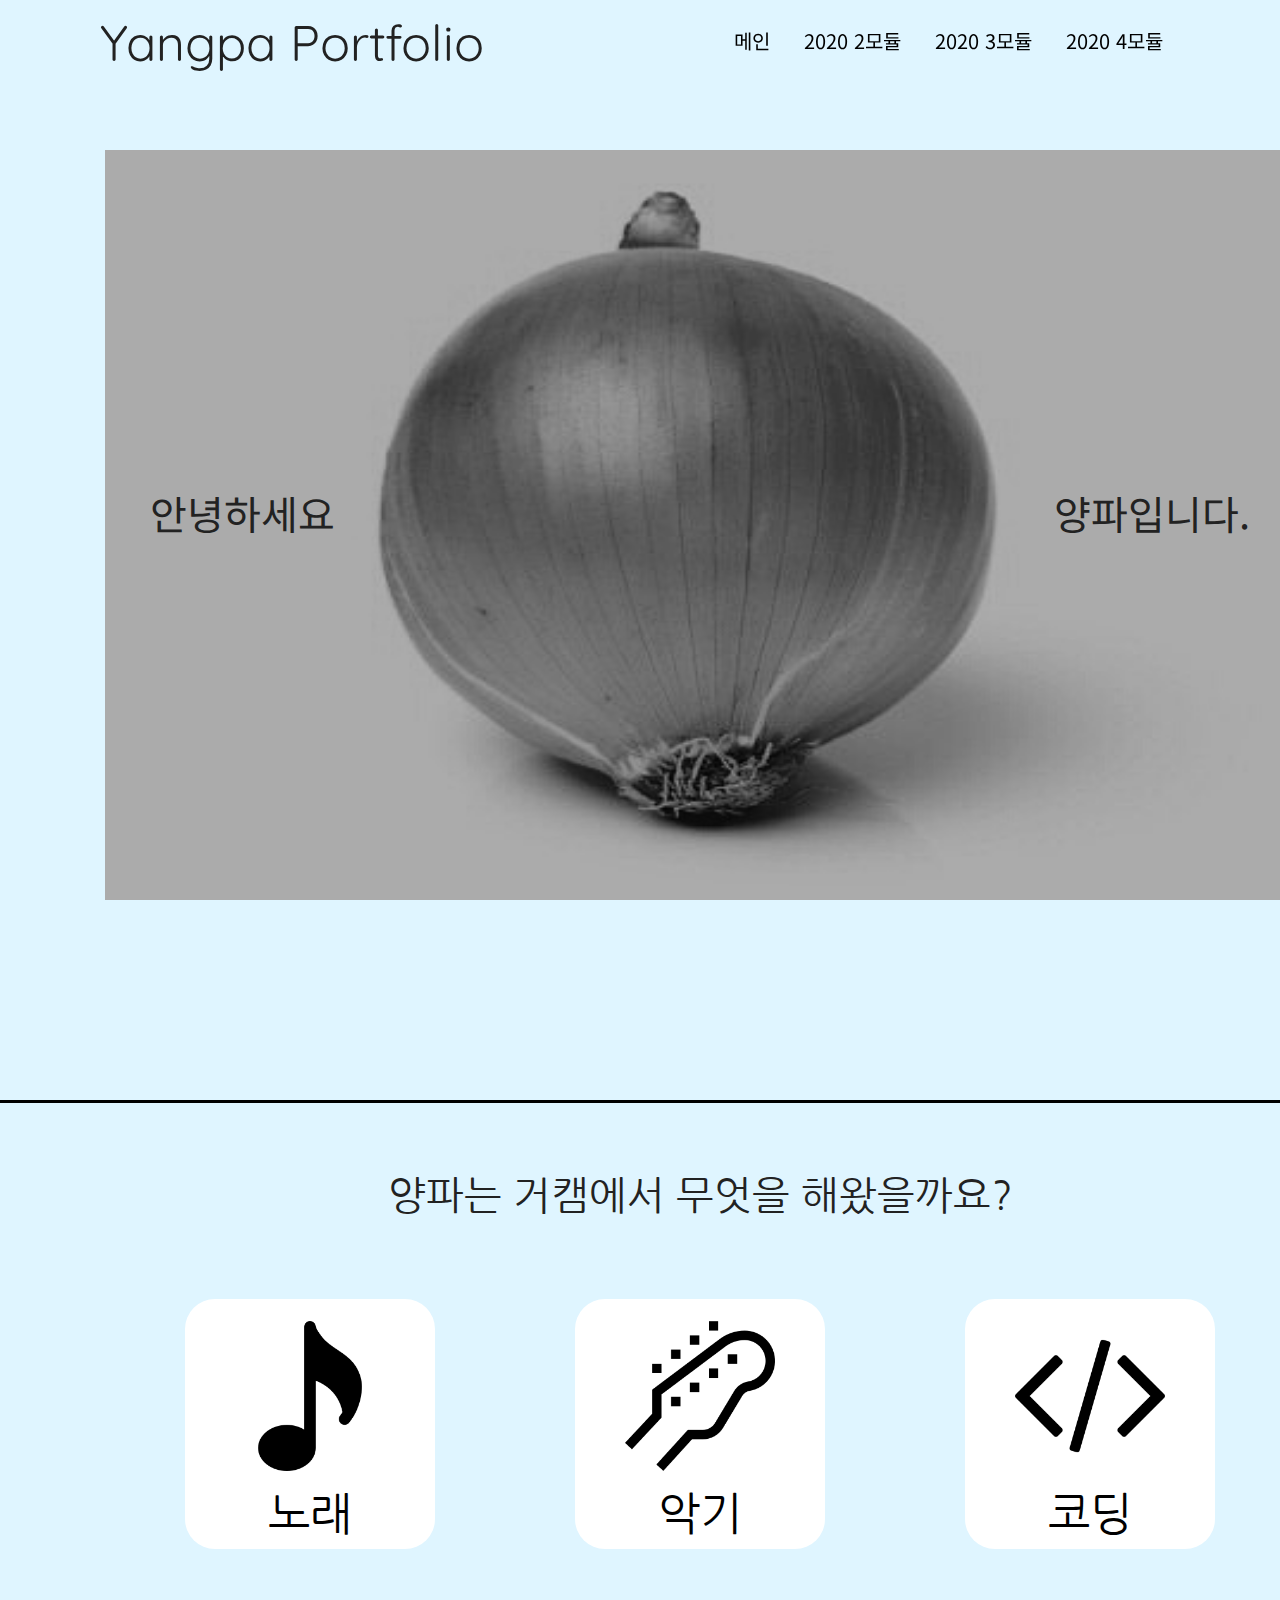
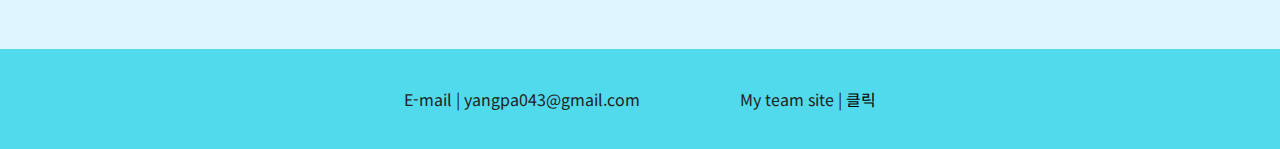
<file: index.html>
<!DOCTYPE html>
<html lang="ko">

<head>
    <meta charset="UTF-8">
    <meta name="viewport" content="width=device-width, initial-scale=1.0">
    <title>yangpa</title>
    <link rel="stylesheet" href="common.css">
    <link rel="stylesheet" href="style1.css">
    <script src="script1.js"></script>
</head>

<body>
    <div class="header-box"></div>
    <header>
        <div class="menu">
            <div class="title" type="button">Yangpa Portfolio</div>
            <div class="menuTab">
                <div class="menubtn" id="mt1" type="button"><a href="./index.html">메인</a>
                </div>
                <div class="menubtn" id="mt2" type="button"><a href="./index2.html">2020
                        2모듈</a></div>
                <div class="menubtn" id="mt3" type="button"><a href="./index3.html">2020
                        3모듈</a></div>
                <div class="menubtn" id="mt4" type="button"><a href="./index4.html">2020
                        4모듈</a></div>
            </div>
        </div>
    </header>
    <main>
        <div class="inner-container">
            <div class="sogae">
                <div class="hi">안녕하세요</div>
                <div class="iam">양파입니다.</div>
                <img class="yangpaimg" src="./sorce/gita/yangpa.png">
            </div>
            <div class="jujae">
                <div class="yangpa">양파는 거캠에서 무엇을 해왔을까요?</div>
                <div class="jjbox">
                    <a href="./index2.html">
                        <div class="sbox" id="sbox" type="button">
                            <img class="songImg" src="./sorce/gita/note.png">
                            <div class="song">노래</div>
                        </div>
                    </a>
                    <a href="./index3.html">
                        <div class="gbox" id="gbox" type="button">
                            <img class="guitarImg" src="./sorce/gita/guitar.png">
                            <div class="guitar">악기</div>
                        </div>
                    </a>
                    <a href="./index4.html">
                        <div class="cbox" id="cbox" type="button">
                            <img class="codingImg" src="./sorce/gita/code.png">
                            <div class="coding">코딩</div>
                        </div>
                    </a>
                </div>
            </div>
        </div>
    </main>
    <footer>
        <div class="email">E-mail | yangpa043@gmail.com</div>
        <div class="team">My team site | <a style="color: black" href="https://ter127.github.io/pdf--web/">클릭</a></div>
    </footer>
</body>

</html>
</file>
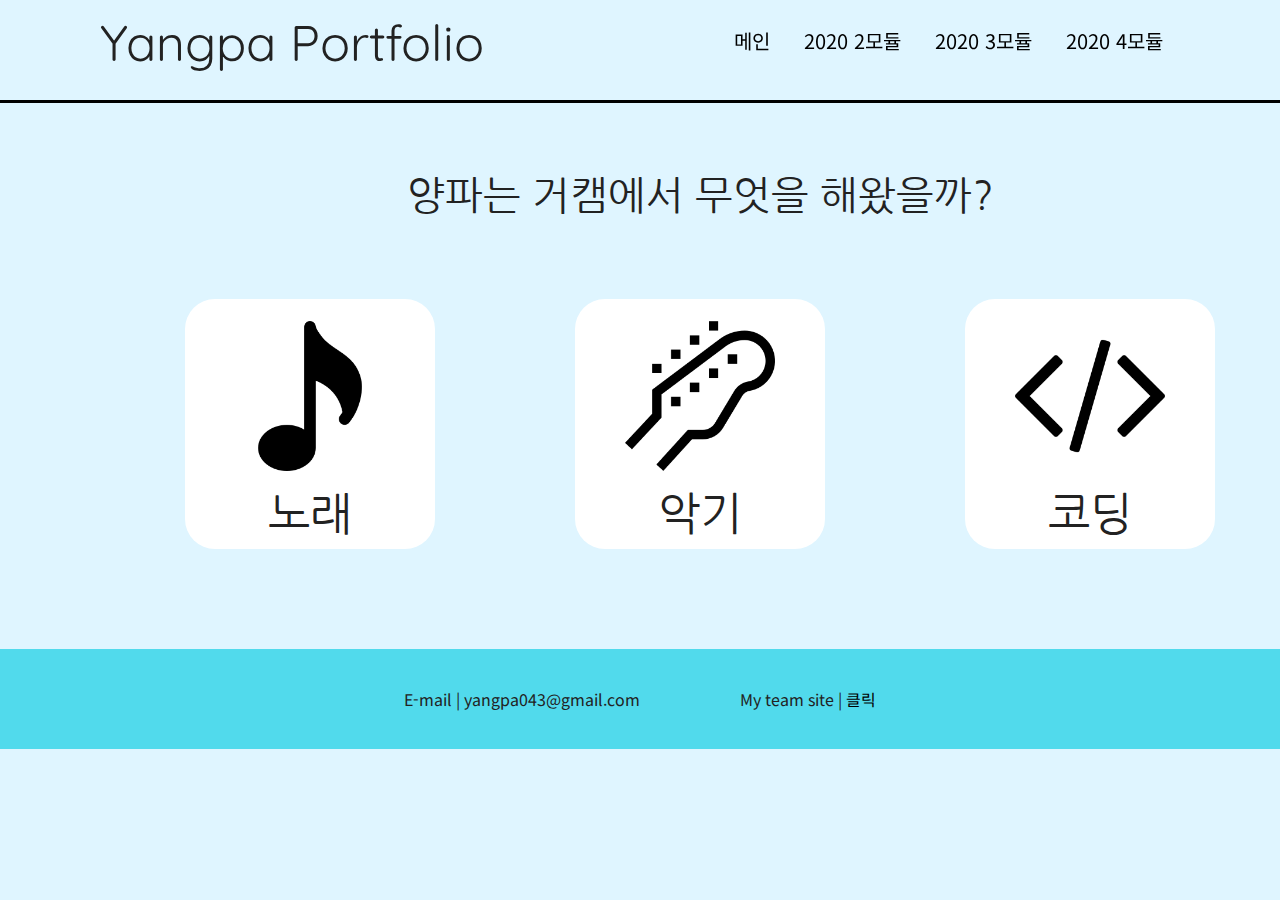
<file: index1.html>
<!DOCTYPE html>
<html lang="ko">

<head>
    <meta charset="UTF-8">
    <meta name="viewport" content="width=device-width, initial-scale=1.0">
    <title>yangpa</title>
    <link rel="stylesheet" href="common.css">
    <link rel="stylesheet" href="style1.css">
    <script src="script1.js"></script>
</head>

<body>
    <div class="header-box"></div>
    <header>
        <div class="menu">
            <div class="title" type="button">Yangpa Portfolio</div>
            <div class="menuTab">
                <div class="menubtn" id="mt1" type="button"><a href="./index1.html">메인</a>
                </div>
                <div class="menubtn" id="mt2" type="button"><a href="./index2.html">2020
                        2모듈</a></div>
                <div class="menubtn" id="mt3" type="button"><a href="./index3.html">2020
                        3모듈</a></div>
                <div class="menubtn" id="mt4" type="button"><a href="./index4.html">2020
                        4모듈</a></div>
            </div>
        </div>
    </header>
    <main>
        <div class="inner-container">
            <div class="jujae">
                <div class="yangpa">양파는 거캠에서 무엇을 해왔을까?</div>
                <div class="hi"></div>
                <div class="jjbox">
                    <div class="sbox" id="sbox" type="button">
                        <img class="songImg" src="./sorce/gita/note.png">
                        <div class="song">노래</div>
                    </div>
                    <div class="gbox" id="gbox" type="button">
                        <img class="guitarImg" src="./sorce/gita/guitar.png">
                        <div class="guitar">악기</div>
                    </div>
                    <div class="cbox" id="cbox" type="button">
                        <img class="codingImg" src="./sorce/gita/code.png">
                        <div class="coding">코딩</div>
                    </div>
                </div>
            </div>
        </div>
    </main>
    <footer>
        <div class="email">E-mail | yangpa043@gmail.com</div>
        <div class="team">My team site | <a style="color: black" href="https://ter127.github.io/pdf--web/">클릭</a></div>
    </footer>
</body>

</html>
</file>
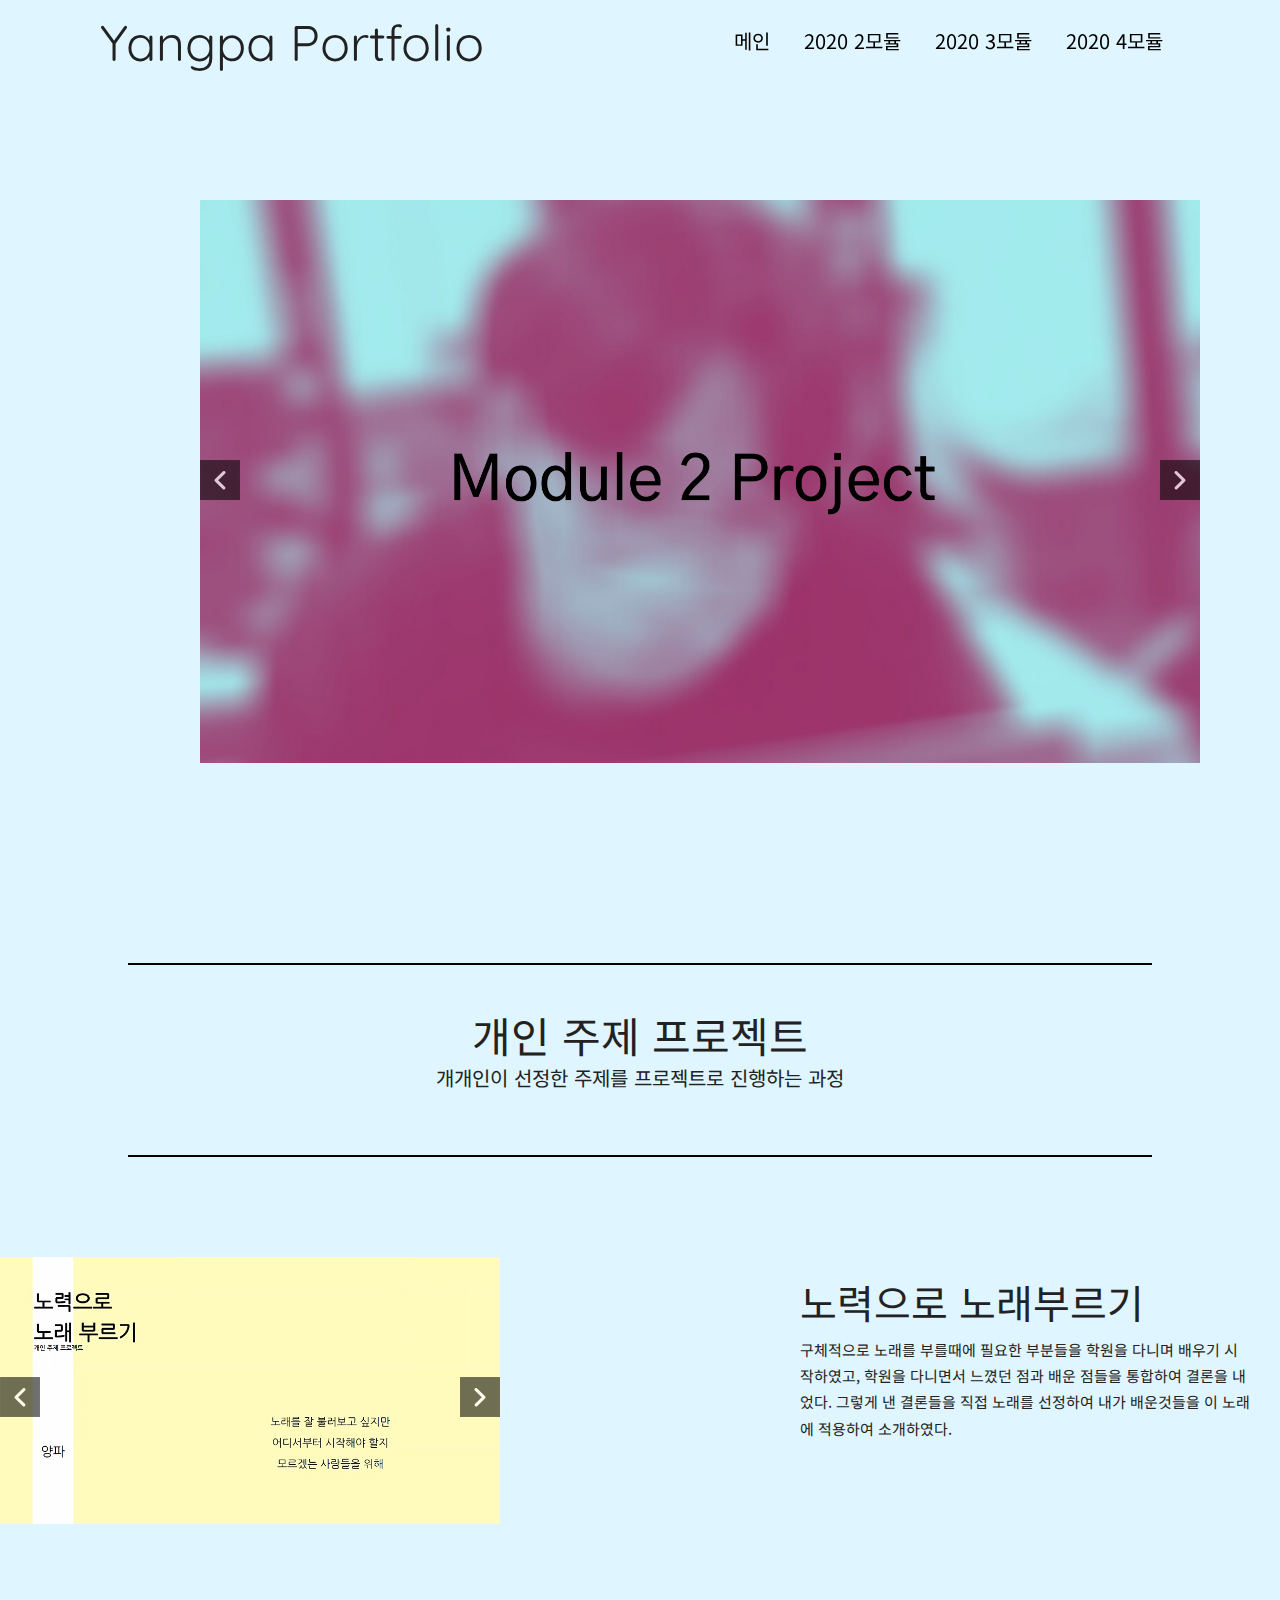
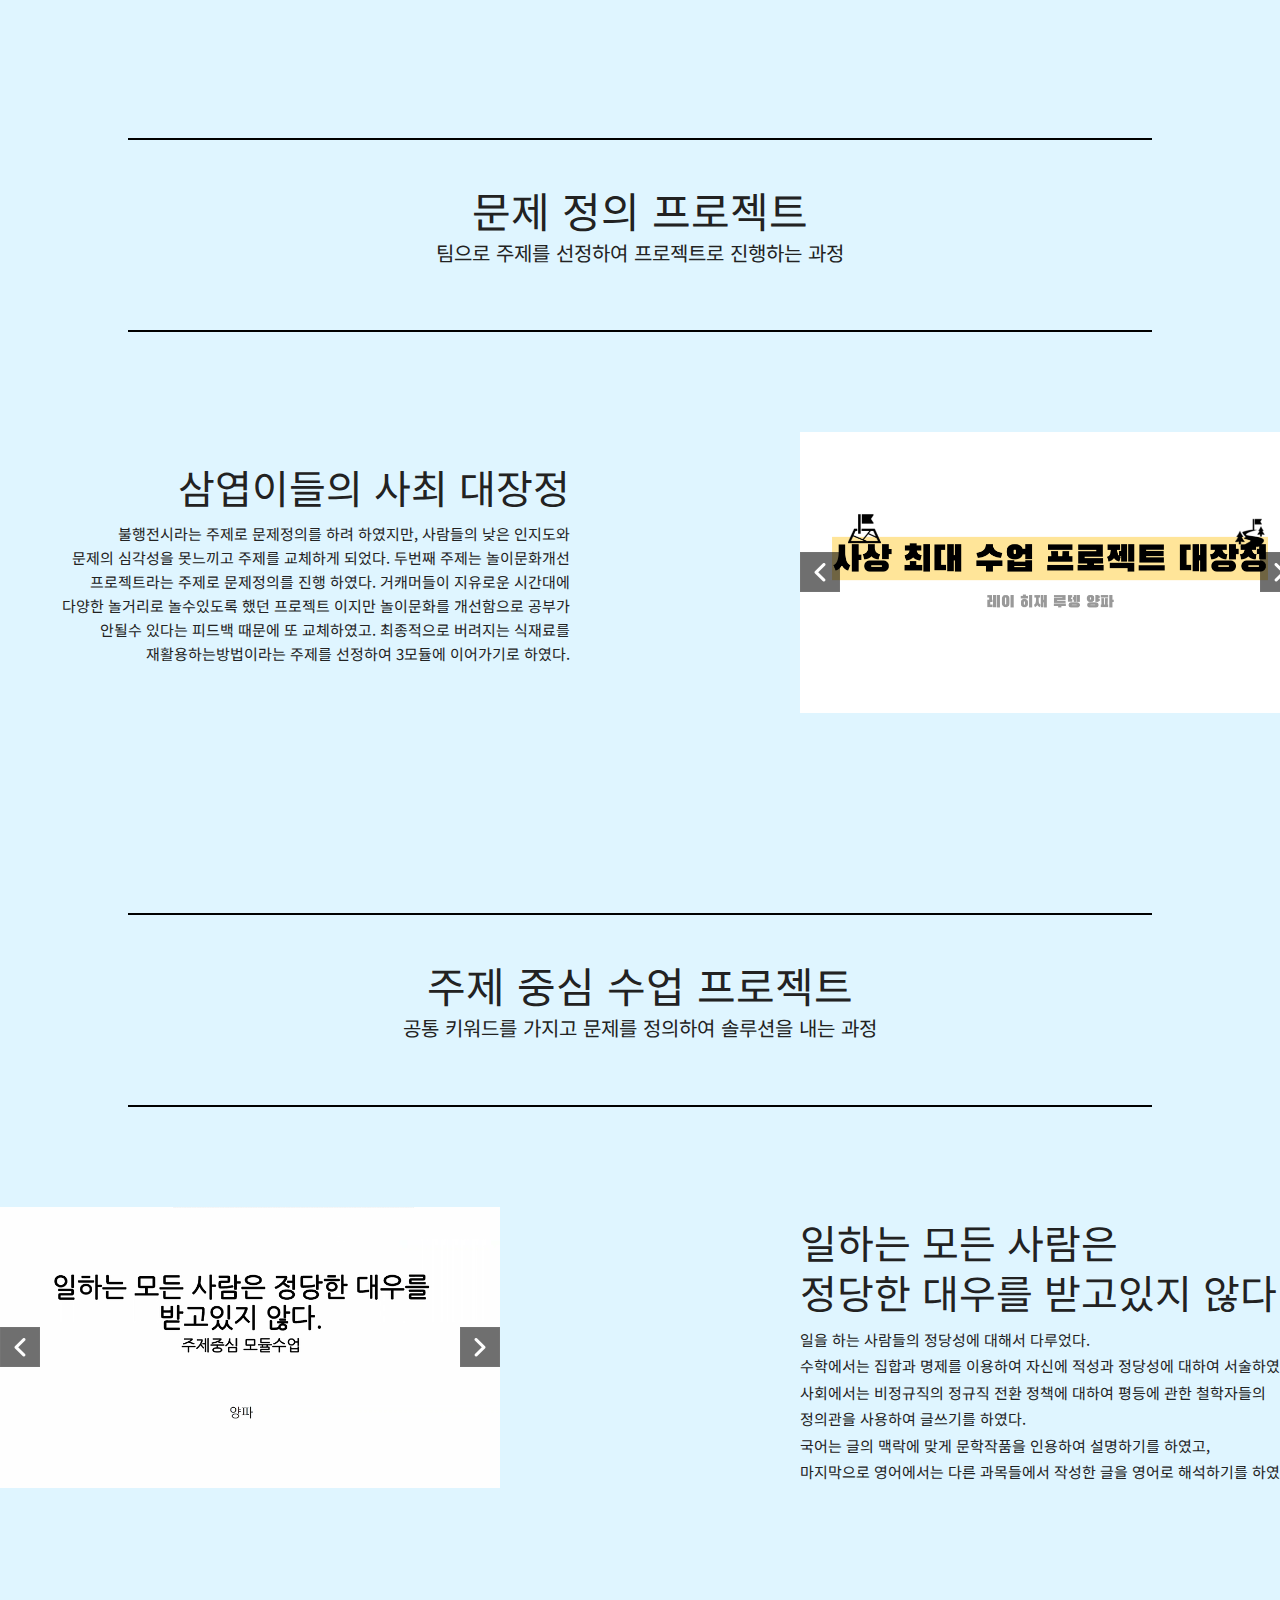
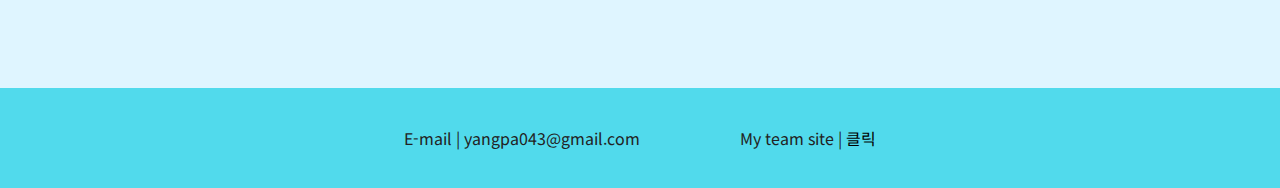
<file: index2.html>
<!DOCTYPE html>
<html lang="ko">

<head>
    <meta charset="UTF-8">
    <meta name="viewport" content="width=device-width, initial-scale=1.0">
    <title>2nd Project</title>
    <link rel="stylesheet" href="common.css">
    <link rel="stylesheet" href="style2.css">
    <script src="script2.js"></script>
</head>

<body>
    <div class="header-box"></div>
    <header>
        <div class="menu">
            <div class="title" type="button">Yangpa Portfolio</div>
            <div class="menuTab">
                <div class="menubtn" id="mt1" type="button"><a href="./index.html">메인</a>
                </div>
                <div class="menubtn" id="mt2" type="button"><a href="./index2.html">2020
                        2모듈</a></div>
                <div class="menubtn" id="mt3" type="button"><a href="./index3.html">2020
                        3모듈</a></div>
                <div class="menubtn" id="mt4" type="button"><a href="./index4.html">2020
                        4모듈</a></div>
            </div>
        </div>
    </header>
    <main>
        <div class="inner-container">
            <div class="geaju3" style="overflow: hidden">
                <div class="contain3">
                    <div class="inner3"><img src="./sorce/m2/1.png" /></div>
                    <div class="inner3"><img src="./sorce/m2/2.png" /></div>
                    <div class="inner3"><img src="./sorce/m2/3.png" /></div>
                    <div class="inner3"><img src="./sorce/m2/4.png" /></div>
                </div>
                <div class="btnbox3">
                    <img class="left3" src="./sorce/gita/btn_prev.png" type="button">
                    <img class="right3" src="./sorce/gita/btn_next.png" type="button">
                </div>
            </div>
        </div>
        <div class="geainjujae">
            <div class="geainjujaename">개인 주제 프로젝트</div>
            <div class="geainjujaeintro">개개인이 선정한 주제를 프로젝트로 진행하는 과정</div>
        </div>
        <div class="inner-container">
            <div class="geaju" style="overflow: hidden">
                <div class="contain">
                    <div class="inner"><img src="./sorce/m2/2m 개주프_1.png" /></div>
                    <div class="inner"><img src="./sorce/m2/2m 개주프_2.png" /></div>
                    <div class="inner"><img src="./sorce/m2/2m 개주프_3.png" /></div>
                    <div class="inner"><img src="./sorce/m2/2m 개주프_4.png" /></div>
                    <div class="inner"><img src="./sorce/m2/2m 개주프_5.png" /></div>
                    <div class="inner"><img src="./sorce/m2/2m 개주프_6.png" /></div>
                    <div class="inner"><img src="./sorce/m2/2m 개주프_7.png" /></div>
                    <div class="inner"><img src="./sorce/m2/2m 개주프_8.png" /></div>
                    <div class="inner"><img src="./sorce/m2/2m 개주프_9.png" /></div>
                    <div class="inner"><img src="./sorce/m2/2m 개주프_10.png" /></div>
                </div>
                <div class="btnbox">
                    <img class="left" src="./sorce/gita/btn_prev.png" type="button">
                    <img class="right" src="./sorce/gita/btn_next.png" type="button">
                </div>
            </div>
            <div class="txt1">
                <div class="title1">노력으로 노래부르기</div>
                <div class="intro1">구체적으로 노래를
                    부를때에 필요한 부분들을 학원을 다니며 배우기 시작하였고,
                    학원을 다니면서 느꼈던 점과 배운 점들을 통합하여 결론을 내었다.
                    그렇게 낸 결론들을 직접 노래를 선정하여 내가 배운것들을
                    이 노래에 적용하여 소개하였다.</div>
            </div>
        </div>
        <div class="geainjujae">
            <div class="geainjujaename">문제 정의 프로젝트</div>
            <div class="geainjujaeintro">팀으로 주제를 선정하여 프로젝트로 진행하는 과정</div>
        </div>
        <div class="inner-container">
            <div class="geaju2" style="overflow: hidden">
                <div class="contain2">
                    <div class="inner"><img src="./sorce/m2/2M 사최수프 발표.png" /></div>
                    <div class="inner"><img src="./sorce/m2/2M 사최수프 발표 (1).png" /></div>
                    <div class="inner"><img src="./sorce/m2/2M 사최수프 발표 (2).png" /></div>
                    <div class="inner"><img src="./sorce/m2/2M 사최수프 발표 (3).png" /></div>
                    <div class="inner"><img src="./sorce/m2/2M 사최수프 발표 (4).png" /></div>
                    <div class="inner"><img src="./sorce/m2/2M 사최수프 발표 (5).png" /></div>
                    <div class="inner"><img src="./sorce/m2/2M 사최수프 발표 (6).png" /></div>
                    <div class="inner"><img src="./sorce/m2/2M 사최수프 발표 (7).png" /></div>
                    <div class="inner"><img src="./sorce/m2/2M 사최수프 발표 (8).png" /></div>
                    <div class="inner"><img src="./sorce/m2/2M 사최수프 발표 (9).png" /></div>
                    <div class="inner"><img src="./sorce/m2/2M 사최수프 발표 (10).png" /></div>
                </div>
                <div class="btnbox">
                    <img class="left2" src="./sorce/gita/btn_prev.png" type="button">
                    <img class="right2" src="./sorce/gita/btn_next.png" type="button">
                </div>
            </div>
            <div class="txt2">
                <div class="title2">삼엽이들의 사최 대장정</div>
                <div class="intro2">불행전시라는 주제로 문제정의를 하려 하였지만, 사람들의
                    낮은 인지도와<br> 문제의 심각성을 못느끼고 주제를 교체하게 되었다. 두번째 주제는 놀이문화개선<br>
                    프로젝트라는 주제로 문제정의를 진행 하였다. 거캐머들이 지유로운 시간대에<br>
                    다양한 놀거리로 놀수있도록 했던 프로젝트 이지만 놀이문화를 개선함으로 공부가<br>
                    안될수 있다는 피드백 때문에 또 교체하였고. 최종적으로 버려지는 식재료를<br> 재활용하는방법이라는
                    주제를 선정하여 3모듈에 이어가기로 하였다.</div>
            </div>
        </div>
        <div class="geainjujae">
            <div class="geainjujaename">주제 중심 수업 프로젝트</div>
            <div class="geainjujaeintro">공통 키워드를 가지고 문제를 정의하여 솔루션을 내는 과정</div>
        </div>
        <div class="inner-container">
            <div class="geaju4" style="overflow: hidden">
                <div class="contain4">
                    <div class="inner"><img src="./sorce/m2/m2 주제중심_1.png" /></div>
                    <div class="inner"><img src="./sorce/m2/m2 주제중심_2.png" /></div>
                    <div class="inner"><img src="./sorce/m2/m2 주제중심_3.png" /></div>
                    <div class="inner"><img src="./sorce/m2/m2 주제중심_4.png" /></div>
                    <div class="inner"><img src="./sorce/m2/m2 주제중심_5.png" /></div>
                    <div class="inner"><img src="./sorce/m2/m2 주제중심_6.png" /></div>
                    <div class="inner"><img src="./sorce/m2/m2 주제중심_7.png" /></div>
                    <div class="inner"><img src="./sorce/m2/m2 주제중심_8.png" /></div>
                </div>
                <div class="btnbox">
                    <img class="left4" src="./sorce/gita/btn_prev.png" type="button">
                    <img class="right4" src="./sorce/gita/btn_next.png" type="button">
                </div>
            </div>
            <div class="txt4">
                <div class="title4">일하는 모든 사람은<br> 정당한 대우를 받고있지 않다</div>
                <div class="intro4">일을 하는 사람들의 정당성에 대해서 다루었다.<br>
                    수학에서는 집합과 명제를 이용하여 자신에 적성과 정당성에 대하여 서술하였다.<br>
                    사회에서는 비정규직의 정규직 전환 정책에 대하여 평등에 관한
                    철학자들의 <br>정의관을 사용하여 글쓰기를 하였다.<br>
                    국어는 글의 맥락에 맞게 문학작품을 인용하여 설명하기를 하였고,<br>
                    마지막으로 영어에서는 다른 과목들에서 작성한 글을 영어로 해석하기를 하였다.</div>
            </div>
        </div>
    </main>
    <footer>
        <div class="email">E-mail | yangpa043@gmail.com</div>
        <div class="team">My team site | <a style="color: black" href="https://ter127.github.io/pdf--web/">클릭</a></div>
    </footer>
</body>

</html>
</file>
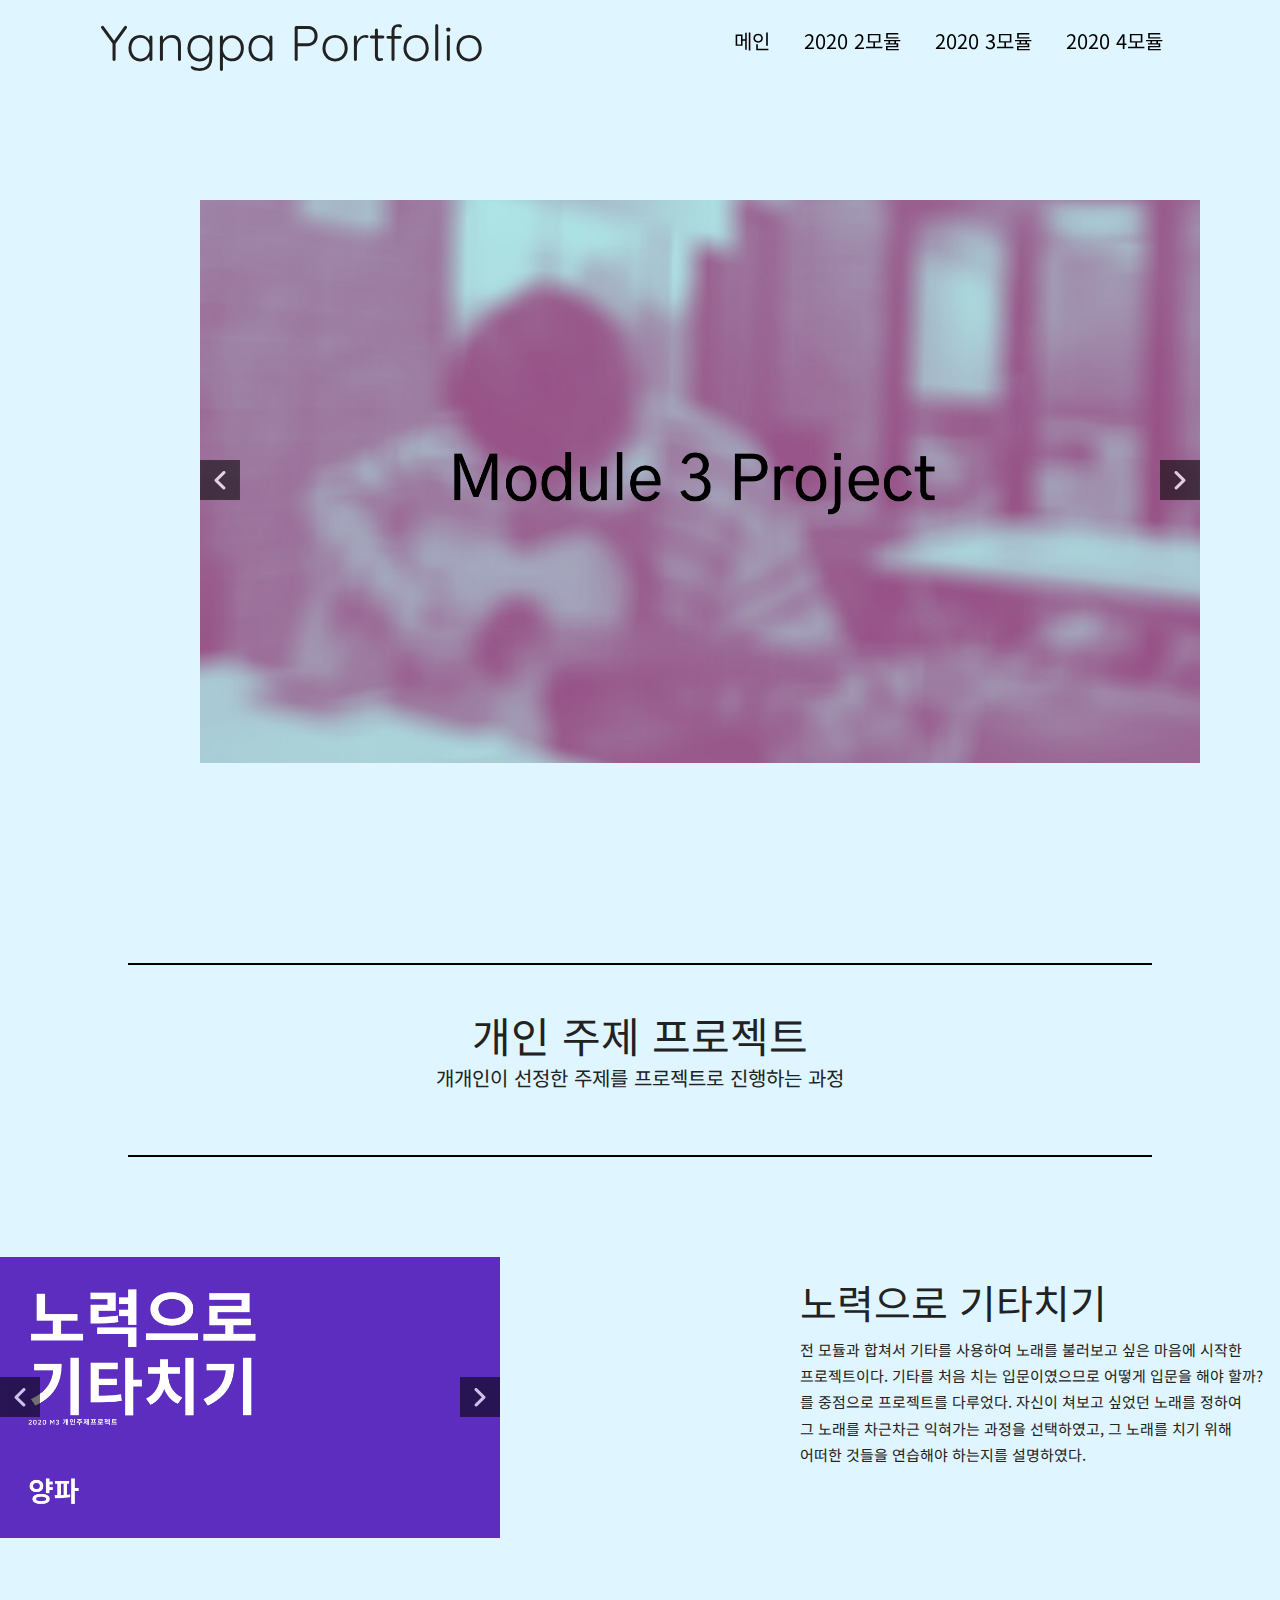
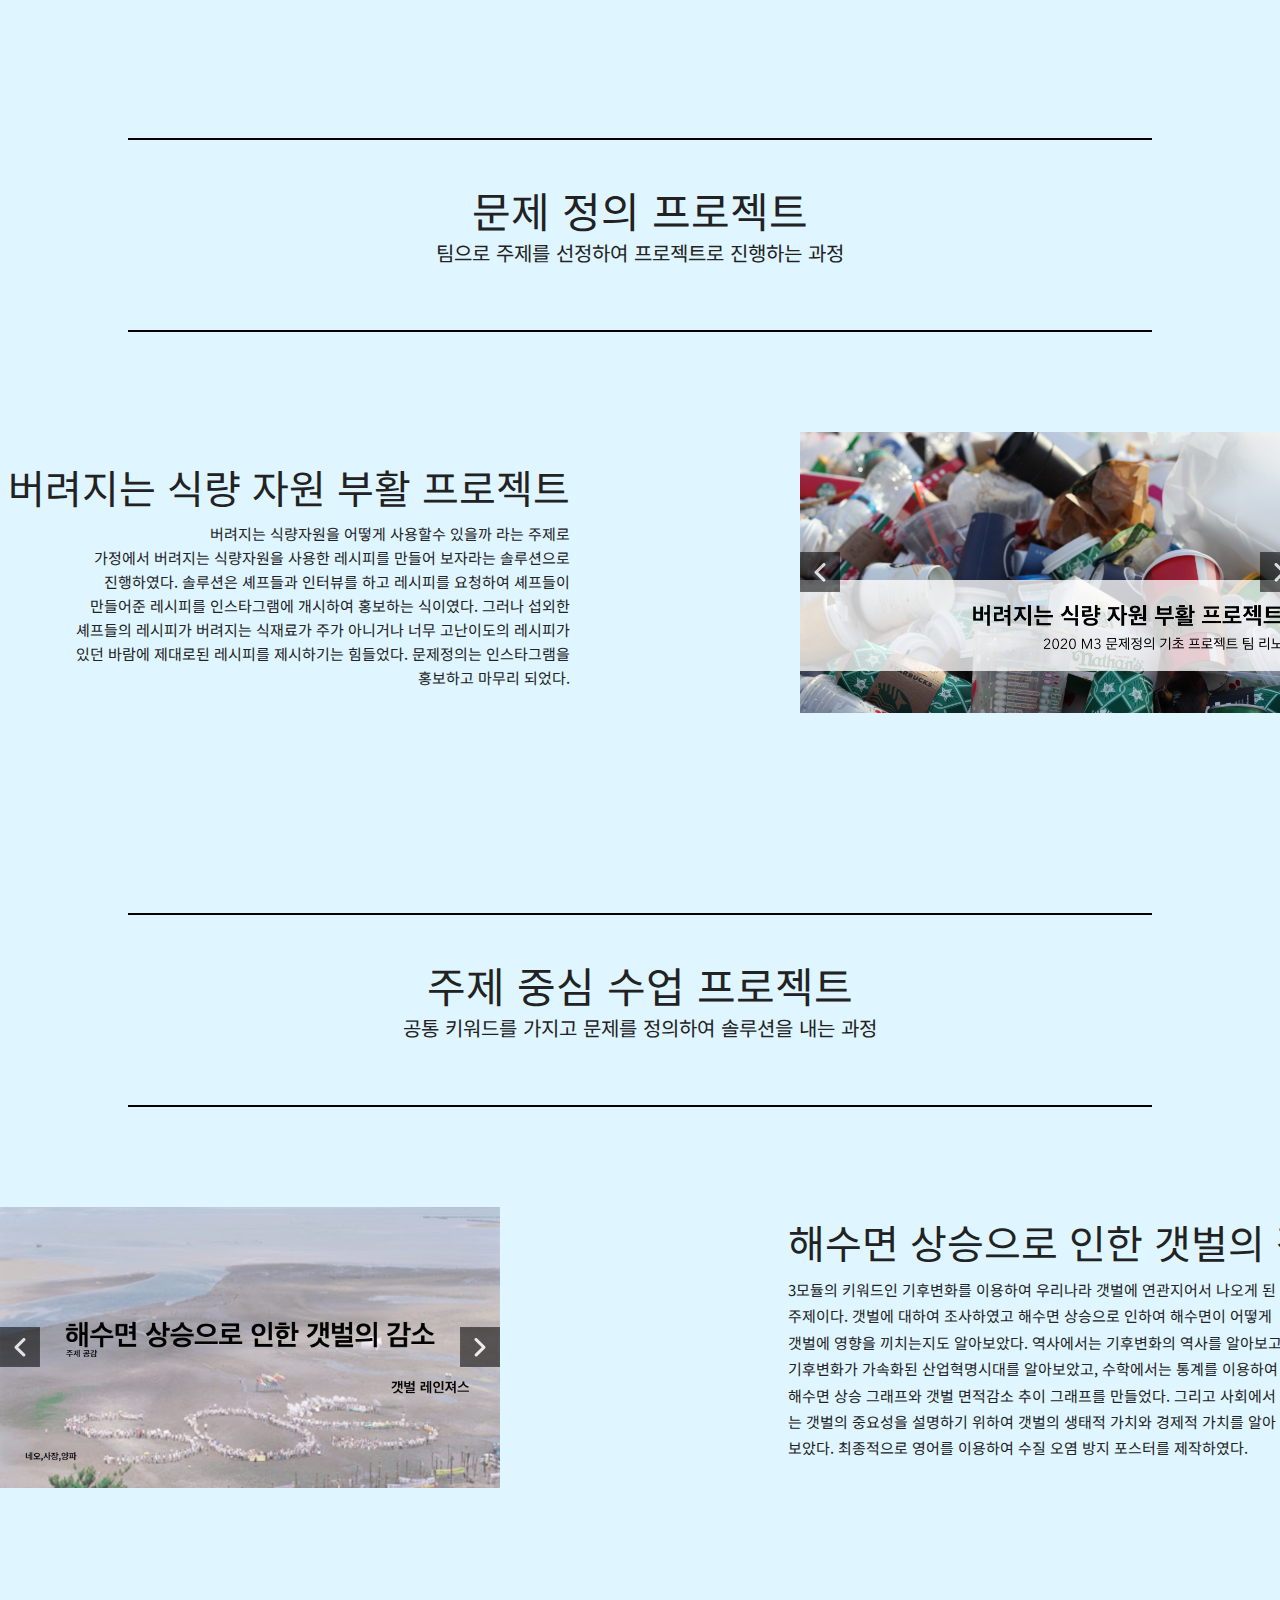
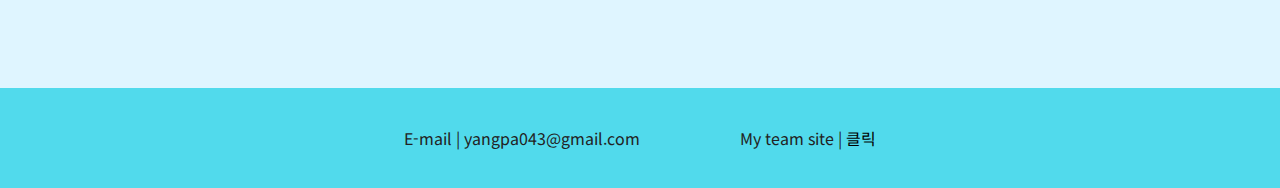
<file: index3.html>
<!DOCTYPE html>
<html lang="ko">

<head>
    <meta charset="UTF-8">
    <meta name="viewport" content="width=device-width, initial-scale=1.0">
    <title>3rd Project</title>
    <link rel="stylesheet" href="common.css">
    <link rel="stylesheet" href="style3.css">
    <script src="script3.js"></script>
</head>

<body>
    <div class="header-box"></div>
    <header>
        <div class="menu">
            <div class="title" type="button">Yangpa Portfolio</div>
            <div class="menuTab">
                <div class="menubtn" id="mt1" type="button"><a href="./index.html">메인</a>
                </div>
                <div class="menubtn" id="mt2" type="button"><a href="./index2.html">2020
                        2모듈</a></div>
                <div class="menubtn" id="mt3" type="button"><a href="./index3.html">2020
                        3모듈</a></div>
                <div class="menubtn" id="mt4" type="button"><a href="./index4.html">2020
                        4모듈</a></div>
            </div>
        </div>
    </header>
    <main>
        <div class="inner-container">
            <div class="geaju3" style="overflow: hidden">
                <div class="contain3">
                    <div class="inner3"><img src="./sorce/m3/1.png" /></div>
                    <div class="inner3"><img src="./sorce/m3/2.png" /></div>
                    <div class="inner3"><img src="./sorce/m3/3.png" /></div>
                    <div class="inner3"><img src="./sorce/m3/4.png" /></div>
                </div>
                <div class="btnbox3">
                    <img class="left3" src="./sorce/gita/btn_prev.png" type="button">
                    <img class="right3" src="./sorce/gita/btn_next.png" type="button">
                </div>
            </div>
        </div>
        <div class="geainjujae">
            <div class="geainjujaename">개인 주제 프로젝트</div>
            <div class="geainjujaeintro">개개인이 선정한 주제를 프로젝트로 진행하는 과정</div>
        </div>
        <div class="inner-container">
            <div class="geaju" style="overflow: hidden">
                <div class="contain">
                    <div class="inner"><img src="./sorce/m3/3m1.png" /></div>
                    <div class="inner"><img src="./sorce/m3/3m2.png" /></div>
                    <div class="inner"><img src="./sorce/m3/3m3.png" /></div>
                    <div class="inner"><img src="./sorce/m3/3m4.png" /></div>
                    <div class="inner"><img src="./sorce/m3/3m5.png" /></div>
                    <div class="inner"><img src="./sorce/m3/3m6.png" /></div>
                    <div class="inner"><img src="./sorce/m3/3m7.png" /></div>
                    <div class="inner"><img src="./sorce/m3/3m8.png" /></div>
                    <div class="inner"><img src="./sorce/m3/3m9.png" /></div>
                    <div class="inner"><img src="./sorce/m3/3m10.png" /></div>
                    <div class="inner"><img src="./sorce/m3/3m11.png" /></div>
                    <div class="inner"><img src="./sorce/m3/3m12.png" /></div>
                    <div class="inner"><img src="./sorce/m3/3m13.png" /></div>
                    <div class="inner"><img src="./sorce/m3/3m14.png" /></div>
                </div>
                <div class="btnbox">
                    <img class="left" src="./sorce/gita/btn_prev.png" type="button">
                    <img class="right" src="./sorce/gita/btn_next.png" type="button">
                </div>
            </div>
            <div class="txt1">
                <div class="title1">노력으로 기타치기</div>
                <div class="intro1">전 모듈과 합쳐서 기타를 사용하여 노래를
                    불러보고 싶은 마음에 시작한 <br>프로젝트이다.
                    기타를 처음 치는 입문이였으므로 어떻게 입문을 해야 할까? <br>를 중점으로 프로젝트를 다루었다.
                    자신이 쳐보고 싶었던 노래를 정하여 <br>그 노래를 차근차근 익혀가는 과정을 선택하였고,
                    그 노래를 치기 위해 <br>어떠한 것들을 연습해야 하는지를 설명하였다.</div>
            </div>
        </div>
        <div class="geainjujae">
            <div class="geainjujaename">문제 정의 프로젝트</div>
            <div class="geainjujaeintro">팀으로 주제를 선정하여 프로젝트로 진행하는 과정</div>
        </div>
        <div class="inner-container">
            <div class="geaju2" style="overflow: hidden">
                <div class="contain2">
                    <div class="inner"><img src="./sorce/m3/리노 배장 발표 pt_1.png" /></div>
                    <div class="inner"><img src="./sorce/m3/리노 배장 발표 pt_2.png" /></div>
                    <div class="inner"><img src="./sorce/m3/리노 배장 발표 pt_3.png" /></div>
                    <div class="inner"><img src="./sorce/m3/리노 배장 발표 pt_4.png" /></div>
                    <div class="inner"><img src="./sorce/m3/리노 배장 발표 pt_5.png" /></div>
                    <div class="inner"><img src="./sorce/m3/리노 배장 발표 pt_6.png" /></div>
                    <div class="inner"><img src="./sorce/m3/리노 배장 발표 pt_7.png" /></div>
                    <div class="inner"><img src="./sorce/m3/리노 배장 발표 pt_8.png" /></div>
                    <div class="inner"><img src="./sorce/m3/리노 배장 발표 pt_9.png" /></div>
                    <div class="inner"><img src="./sorce/m3/리노 배장 발표 pt_10.png" /></div>
                    <div class="inner"><img src="./sorce/m3/리노 배장 발표 pt_11.png" /></div>
                </div>
                <div class="btnbox">
                    <img class="left2" src="./sorce/gita/btn_prev.png" type="button">
                    <img class="right2" src="./sorce/gita/btn_next.png" type="button">
                </div>
            </div>
            <div class="txt2">
                <div class="title2">버려지는 식량 자원 부활 프로젝트</div>
                <div class="intro2">버려지는 식량자원을 어떻게 사용할수
                    있을까 라는 주제로<br> 가정에서 버려지는 식량자원을 사용한 레시피를 만들어 보자라는 솔루션으로<br> 진행하였다.
                    솔루션은 셰프들과 인터뷰를 하고 레시피를 요청하여 셰프들이<br> 만들어준
                    레시피를 인스타그램에 개시하여 홍보하는 식이였다. 그러나 섭외한<br> 셰프들의
                    레시피가 버려지는 식재료가 주가 아니거나 너무 고난이도의 레시피가<br> 있던 바람에 제대로된 레시피를 제시하기는 힘들었다.
                    문제정의는 인스타그램을<br> 홍보하고 마무리 되었다.</div>
            </div>
        </div>
        <div class="geainjujae">
            <div class="geainjujaename">주제 중심 수업 프로젝트</div>
            <div class="geainjujaeintro">공통 키워드를 가지고 문제를 정의하여 솔루션을 내는 과정</div>
        </div>
        <div class="inner-container">
            <div class="geaju4" style="overflow: hidden">
                <div class="contain4">
                    <div class="inner"><img src="./sorce/m3/m3 주제중심_1.png" /></div>
                    <div class="inner"><img src="./sorce/m3/m3 주제중심_2.png" /></div>
                    <div class="inner"><img src="./sorce/m3/m3 주제중심_3.png" /></div>
                    <div class="inner"><img src="./sorce/m3/m3 주제중심_4.png" /></div>
                    <div class="inner"><img src="./sorce/m3/m3 주제중심_5.png" /></div>
                    <div class="inner"><img src="./sorce/m3/m3 주제중심_6.png" /></div>
                    <div class="inner"><img src="./sorce/m3/m3 주제중심_7.png" /></div>
                    <div class="inner"><img src="./sorce/m3/m3 주제중심_8.png" /></div>
                    <div class="inner"><img src="./sorce/m3/m3 주제중심_9.png" /></div>
                    <div class="inner"><img src="./sorce/m3/m3 주제중심_10.png" /></div>
                    <div class="inner"><img src="./sorce/m3/m3 주제중심_11.png" /></div>
                    <div class="inner"><img src="./sorce/m3/m3 주제중심_12.png" /></div>
                    <div class="inner"><img src="./sorce/m3/m3 주제중심_13.png" /></div>
                    <div class="inner"><img src="./sorce/m3/m3 주제중심_14.png" /></div>
                    <div class="inner"><img src="./sorce/m3/m3 주제중심_15.png" /></div>
                    <div class="inner"><img src="./sorce/m3/m3 주제중심_16.png" /></div>
                    <div class="inner"><img src="./sorce/m3/m3 주제중심_17.png" /></div>
                    <div class="inner"><img src="./sorce/m3/m3 주제중심_18.png" /></div>
                </div>
                <div class="btnbox">
                    <img class="left4" src="./sorce/gita/btn_prev.png" type="button">
                    <img class="right4" src="./sorce/gita/btn_next.png" type="button">
                </div>
            </div>
            <div class="txt4">
                <div class="title4">해수면 상승으로 인한 갯벌의 감소</div>
                <div class="intro4">3모듈의 키워드인 기후변화를 이용하여 우리나라 갯벌에 연관지어서 나오게 된 주제이다.
                    갯벌에 대하여 조사하였고 해수면 상승으로 인하여 해수면이 어떻게 <br>갯벌에 영향을 끼치는지도 알아보았다.
                    역사에서는 기후변화의 역사를 알아보고 기후변화가 가속화된 산업혁명시대를 알아보았고,
                    수학에서는 통계를 이용하여 해수면 상승 그래프와 갯벌 면적감소 추이 그래프를 만들었다.
                    그리고 사회에서는 갯벌의 중요성을 설명하기 위하여 갯벌의 생태적 가치와 경제적 가치를 알아보았다.
                    최종적으로 영어를 이용하여 수질 오염 방지 포스터를 제작하였다.
                </div>
            </div>
        </div>
    </main>
    <footer>
        <div class="email">E-mail | yangpa043@gmail.com</div>
        <div class="team">My team site | <a style="color: black" href="https://ter127.github.io/pdf--web/">클릭</a></div>
    </footer>
</body>

</html>
</file>
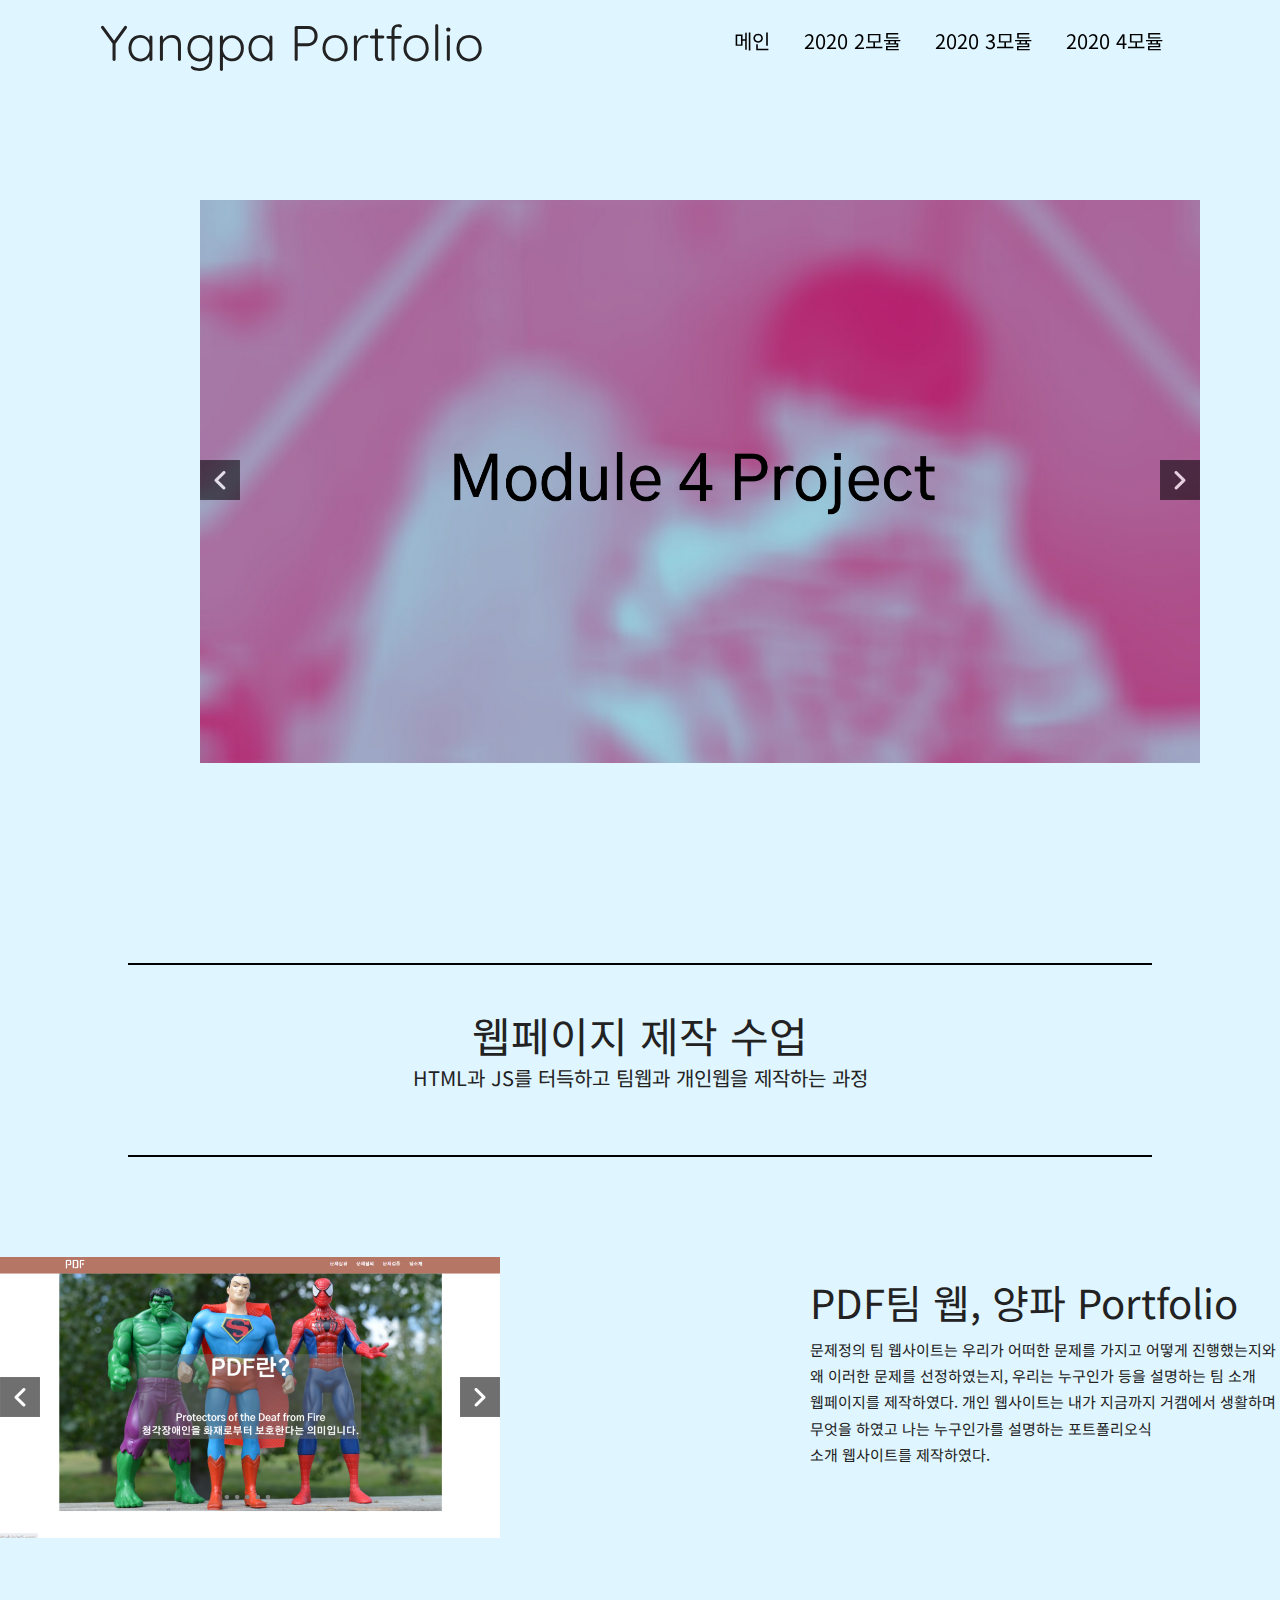
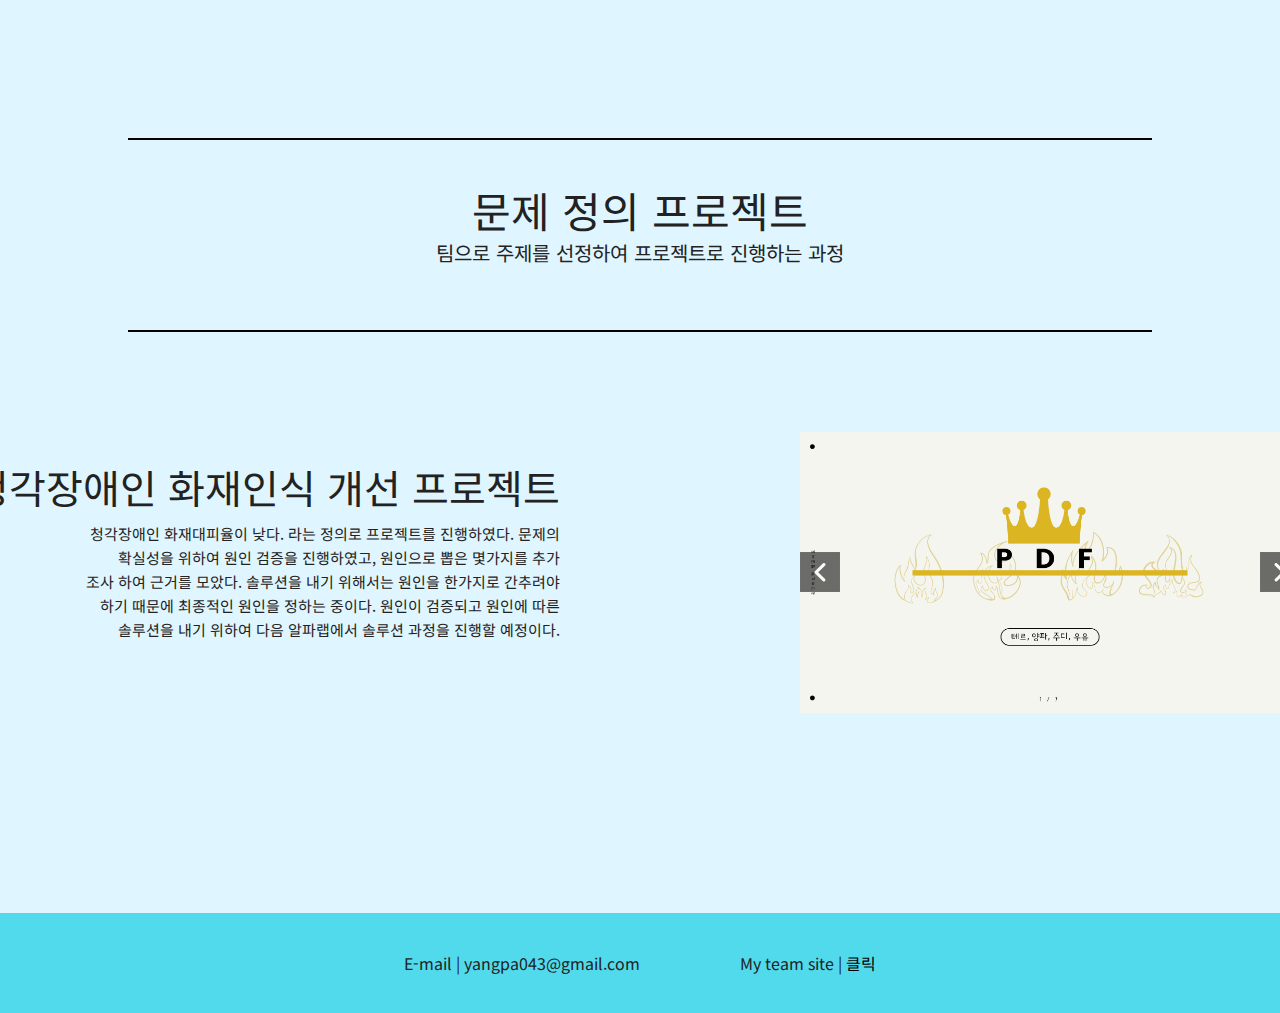
<file: index4.html>
<!DOCTYPE html>
<html lang="ko">

<head>
    <meta charset="UTF-8">
    <meta name="viewport" content="width=device-width, initial-scale=1.0">
    <title>4th Project</title>
    <link rel="stylesheet" href="common.css">
    <link rel="stylesheet" href="style4.css">
    <script src="script4.js"></script>
</head>

<body>
    <div class="header-box"></div>
    <header>
        <div class="menu">
            <div class="title" type="button">Yangpa Portfolio</div>
            <div class="menuTab">
                <div class="menubtn" id="mt1" type="button"><a href="./index.html">메인</a>
                </div>
                <div class="menubtn" id="mt2" type="button"><a href="./index2.html">2020
                        2모듈</a></div>
                <div class="menubtn" id="mt3" type="button"><a href="./index3.html">2020
                        3모듈</a></div>
                <div class="menubtn" id="mt4" type="button"><a href="./index4.html">2020
                        4모듈</a></div>
            </div>
        </div>
    </header>
    <main>
        <div class="inner-container">
            <div class="geaju3" style="overflow: hidden">
                <div class="contain3">
                    <div class="inner3"><img src="./sorce/m4/1.png" /></div>
                    <div class="inner3"><img src="./sorce/m4/2.png" /></div>
                    <div class="inner3"><img src="./sorce/m4/3.png" /></div>
                </div>
                <div class="btnbox3">
                    <img class="left3" src="./sorce/gita/btn_prev.png" type="button">
                    <img class="right3" src="./sorce/gita/btn_next.png" type="button">
                </div>
            </div>
        </div>
        <div class="geainjujae">
            <div class="geainjujaename">웹페이지 제작 수업</div>
            <div class="geainjujaeintro">HTML과 JS를 터득하고 팀웹과 개인웹을 제작하는 과정</div>
        </div>
        <div class="inner-container">
            <div class="geaju" style="overflow: hidden">
                <div class="contain">
                    <div class="inner"><img src="./sorce/m4/팀웹.png" /></div>
                    <div class="inner"><img src="./sorce/m4/팀웹1.png" /></div>
                    <div class="inner"><img src="./sorce/m4/팀웹2.png" /></div>
                    <div class="inner"><img src="./sorce/m4/팀웹3.png" /></div>
                    <div class="inner"><img src="./sorce/m4/개인웹.png" /></div>
                    <div class="inner"><img src="./sorce/m4/개인웹1.png" /></div>
                    <div class="inner"><img src="./sorce/m4/개인웹2.png" /></div>
                    <div class="inner"><img src="./sorce/m4/개인웹3.png" /></div>
                </div>
                <div class="btnbox">
                    <img class="left" src="./sorce/gita/btn_prev.png" type="button">
                    <img class="right" src="./sorce/gita/btn_next.png" type="button">
                </div>
            </div>
            <div class="txt1">
                <div class="title1">PDF팀 웹, 양파 Portfolio</div>
                <div class="intro1">문제정의 팀 웹사이트는 우리가 어떠한 문제를 가지고 어떻게 진행했는지와
                    <br>왜 이러한 문제를 선정하였는지, 우리는 누구인가 등을 설명하는 팀 소개 <br>웹페이지를 제작하였다.
                    개인 웹사이트는 내가 지금까지 거캠에서 생활하며 <br>무엇을 하였고 나는 누구인가를 설명하는
                    포트폴리오식 <br>소개 웹사이트를 제작하였다.
                </div>
            </div>
        </div>
        <div class="geainjujae">
            <div class="geainjujaename">문제 정의 프로젝트</div>
            <div class="geainjujaeintro">팀으로 주제를 선정하여 프로젝트로 진행하는 과정</div>
        </div>
        <div class="inner-container">
            <div class="geaju2" style="overflow: hidden">
                <div class="contain2">
                    <div class="inner"><img src="./sorce/m4/문제정의1.png" /></div>
                    <div class="inner"><img src="./sorce/m4/문제정의2.png" /></div>
                    <div class="inner"><img src="./sorce/m4/문제정의3.png" /></div>
                    <div class="inner"><img src="./sorce/m4/문제정의4.png" /></div>
                    <div class="inner"><img src="./sorce/m4/문제정의5.png" /></div>
                    <div class="inner"><img src="./sorce/m4/문제정의6.png" /></div>
                    <div class="inner"><img src="./sorce/m4/문제정의7.png" /></div>
                </div>
                <div class="btnbox">
                    <img class="left2" src="./sorce/gita/btn_prev.png" type="button">
                    <img class="right2" src="./sorce/gita/btn_next.png" type="button">
                </div>
            </div>
            <div class="txt2">
                <div class="title2">청각장애인 화재인식 개선 프로젝트</div>
                <div class="intro2">청각장애인 화재대피율이 낮다. 라는 정의로 프로젝트를 진행하였다.
                    문제의 <br>확실성을 위하여 원인 검증을 진행하였고, 원인으로 뽑은 몇가지를 추가 <br>조사 하여
                    근거를 모았다. 솔루션을 내기 위해서는 원인을 한가지로 간추려야 <br>하기 때문에 최종적인 원인을
                    정하는 중이다. 원인이 검증되고 원인에 따른 <br>솔루션을 내기 위하여 다음 알파랩에서 솔루션 과정을
                    진행할 예정이다.
                </div>
            </div>
        </div>
    </main>
    <footer>
        <div class="email">E-mail | yangpa043@gmail.com</div>
        <div class="team">My team site | <a style="color: black" href="https://ter127.github.io/pdf--web/">클릭</a></div>
    </footer>
</body>

</html>
</file>
<file: common.css>
@charset "utf-8";

html,
body,
div,
span,
applet,
object,
iframe,
h1,
h2,
h3,
h4,
h5,
h6,
p,
blockquote,
pre,
a,
abbr,
acronym,
address,
big,
cite,
code,
del,
dfn,
em,
font,
img,
ins,
kbd,
q,
s,
samp,
small,
strike,
strong,
sub,
sup,
tt,
var,
b,
u,
i,
center,
p,
dl,
dt,
dd,
ol,
ul,
li,
fieldset,
form,
label,
legend {
  margin: 0;
  padding: 0;
  border: 0;
  vertical-align: baseline;
  /* background: transparent; */
}

html {
  overflow-y: scroll;
  -webkit-text-size-adjust: 100%;
}

html,
body {
  width: 100%;
  font-size: 15px;
  line-height: 1.76em;
  /* word-break:break-all;
	*word-break:break-all;
	-ms-word-break:break-all;  */
  margin: 0 auto;
}

body {
  font-size: 1em;
  font-family: "Noto Sans KR", "나눔 고딕", "nanum gothic", "맑은 고딕",
    "Malgun Gothic", "verdana", "arial", "dotum", "돋움", sans-serif;
  color: #222;
}

select::-ms-expand,
select::-ms-expand {
  display: none;
}
html[data-ie-ver="8"] select,
html[data-ie-ver="9"] select {
  padding-left: 0;
  padding-right: 0;
  background: none;
}

input[type="password"] {
  font-family: sans-serif;
}
input[type="text"],
input[type="password"] {
  appearance: none;
  -webkit-appearance: none;
  -moz-appearance: none;
}
textarea {
  appearance: none;
  -webkit-appearance: none;
  -moz-appearance: none;
  -webkit-overflow-scrolling: touch;
  -moz-overflow-scrolling: touch;
  -o-overflow-scrolling: touch;
}

h1,
h2,
h3,
h4,
h5,
h6 {
  font-size: 100%;
  font-weight: normal;
}

a {
  text-decoration: none;
}

input {
  padding: 0;
  margin: 0;
  padding: 0;
}

table {
  border-collapse: collapse;
  border-spacing: 0;
  vertical-align: top;
}

th {
  font-size: 1em;
}

img,
fieldset {
  border: 0px;
}

ol,
ul {
  list-style: none;
}

hr {
  border: 0;
  height: 1px;
  background: #ddd;
}

label {
  cursor: pointer;
}

legend,
caption {
  width: 0;
  height: 0;
  overflow: hidden;
  visibility: hidden;
  font-size: 0;
  line-height: 0;
}

em {
  font-style: normal;
}
ins {
  text-decoration: none;
}

/*images*/
img {
  max-width: 100%;
  display: block;
}

/* unvisited link */
.menubtn a:link {
  color: black;
}

/* visited link */
.menubtn a:visited {
  color: black;
}

/* mouse over link */
.menubtn a:hover {
  color: gray;
}
</file>
<file: style1.css>
/* 타이틀 yangpa */
@import url('https://fonts.googleapis.com/css2?family=Quicksand:wght@500&display=swap');
/* 제목들 */
/* font-family: 'Noto Sans KR', sans-serif; */
@import url('https://fonts.googleapis.com/css2?family=Noto+Sans+KR:wght@400&display=swap');
/* 본문들 */
/* font-family: 'Nanum Gothic', sans-serif; */
@import url('https://fonts.googleapis.com/css2?family=Nanum+Gothic&display=swap');

@keyframes f1 {
  0% {
    opacity: 0;
  }
  100% {
    opacity: 1;
  }
}

body {
    background-color: rgb(223, 245, 255);
}
.inner-container {
    width: 1400px;
    margin: 0 auto;
}
/* 헤더 */
.header-box {
    height: 100px;
}
header {
    position: fixed;
    background-color: rgb(223, 245, 255);
    width: 100%;
    height: 85px;
    top: 0;
    z-index: 9999;
}
header .title {
    font-size: 50px;
    position: fixed;
    left: 100px;
    top: 30px;
    font-family: 'Quicksand', sans-serif;
}
header .menuTab {
    position: fixed;
    display: flex;
    flex-direction: row;
    right: 100px;
    font-family: 'Noto Sans KR', sans-serif;
    font-size: 20px;
}
header .menubtn {
    padding: 17px;
    padding-top: 28px;
}
/* 메인 */
main {
    animation-duration: 1s;
    animation-name: f1;
}
.sogae {
    font-size: 40px;
    position: relative;
}
.hi {
    position:absolute;
    top: 400px;
    left: 150px;
}
.iam {
    position:absolute;
    top: 400px;
    right: 150px;
}
.yangpaimg {
    margin: 0 auto;
    height: 750px;
    width: 85%;
    padding-bottom:200px;
    padding-top: 50px;
}
.jujae {
    border-top: 3px solid black;
    padding-top: 50px;
    padding-bottom: 50px;
    font-family: 'Nanum Gothic', sans-serif;
}
.yangpa {
    padding-top: 30px;
    padding-bottom: 50px;
    font-size: 40px;
    text-align: center;
}
.jjbox {
    padding-top: 40px;
    display: flex;
    width: 1170px;
    margin: 0 auto;
}
.jjbox a:link {
    color: black;
}
.jjbox a:visited {
    color: black;
}
.jjbox a:hover {
    color: black;
}

.sbox,.gbox,.cbox {
    display: flex;
    height: 250px;
    width: 250px;
    font-size: 45px;
    flex-direction: column;
    justify-content: center;
    background-color: white;
    margin: 0 70px;
    margin-bottom: 50px;
    border-radius: 30px;
}
.songImg,.guitarImg,.codingImg {
    height: 150px;
    width: 150px;
    margin: 0 auto;
}
.song,.guitar,.coding {
    margin: 0 auto;
    margin-top: 30px;
}
/* 푸터 */
footer {
    background-color: rgb(81, 218, 236);
    height: 100px;
    line-height: 32px;
    font-size: 16px;
    display: flex;
    width: 100%;
    flex-direction: row;
    align-items: center;
    justify-content: center;
}
.team, .email {
    padding: 0 50px;
}
</file>
<file: style2.css>
/* 타이틀 yangpa */
@import url('https://fonts.googleapis.com/css2?family=Quicksand:wght@500&display=swap');
/* 제목들 */
/* font-family: 'Noto Sans KR', sans-serif; */
@import url('https://fonts.googleapis.com/css2?family=Noto+Sans+KR:wght@400&display=swap');
/* 본문들 */
/* font-family: 'Nanum Gothic', sans-serif; */
@import url('https://fonts.googleapis.com/css2?family=Nanum+Gothic&display=swap');

@keyframes f1 {
  0% {
    opacity: 0;
  }
  100% {
    opacity: 1;
  }
}

body {
    background-color: rgb(223, 245, 255);
}
.inner-container {
    width: 1400px;
    margin: 0 auto;
    position: relative;
}
/* 헤더 */
.header-box {
    height: 100px;
}
header {
    position: fixed;
    background-color: rgb(223, 245, 255);
    width: 100%;
    height: 85px;
    top: 0;
    z-index: 9999;
}
header .title {
    font-size: 50px;
    position: fixed;
    left: 100px;
    top: 30px;
    font-family: 'Quicksand', sans-serif;
}
header .menuTab {
    position: fixed;
    display: flex;
    flex-direction: row;
    right: 100px;
    font-family: 'Noto Sans KR', sans-serif;
    font-size: 20px;
}
header .menubtn {
    padding: 17px;
    padding-top: 28px;
}
/* 메인 */
main {
    animation-duration: 1.5s;
    animation-name: f1;
}
.module3 {
    padding-top: 50px;
    padding-bottom: 100px;
    text-align: center;
    font-family: 'Noto Sans KR', sans-serif;
    font-size: 50px;
}
.geainjujae {
    border-bottom: 2px solid black;
    border-top: 2px solid black;
    margin: 0 auto;
    padding-top: 40px;
    text-align: center;
    width: 80vw;
    height: 150px;
}
.geainjujaename {
    font-size: 42px;
    line-height: 60px;
}
.geainjujaeintro {
font-size: 20px;
}
/* 성장일기 */
.geaju3 {
    margin-top: 100px;
    height: 562.5px;
    width: 1000px;
    position: relative;
    left: 200px;
    margin-bottom: 200px;
}
.contain3 {
    width: 14000px;
    transition: 0.5s;
    display: flex;
}
.inner3 {
  width: 1000px;
}
.btnbox3 {
    position: absolute;
    top: 260px;
    width: 1000px;
    display: flex;
    justify-content: space-between;
}
.left3,.right3 {
width: 40px;
height: 40px;
opacity: 0.7;
}
/* 개주프 */
.geaju {
    margin-top: 100px;
    height: 281.25px;
    width: 500px;
    position: relative;
    margin-bottom: 200px;
}
.contain {
    width: 5000px;
    transition: 0.5s;
    display: flex;
}
.inner {
  width: 500px;
}
.btnbox {
    position: absolute;
    top: 120px;
    width: 500px;
    display: flex;
    justify-content: space-between;
}
.left,.right {
width: 40px;
height: 40px;
opacity: 0.7;
}
.txt1 {
text-align: left;
position: absolute;
width: 450px;
right: 150px;
top: 20px;
}
.title1 {
    font-size: 40px;
    line-height: 50px;
}
.intro1 {
    margin-top: 10px;
}
/* 문제정의 */
.geaju2 {
    margin-top: 100px;
    height: 281.25px;
    width: 500px;
    position: relative;
    left: 800px;
    margin-bottom: 200px;
}
.contain2 {
    width: 5500px;
    transition: 0.5s;
    display: flex;
}
.left2,.right2 {
width: 40px;
height: 40px;
opacity: 0.7;
}
.txt2 {
    width: 570px;
text-align: right;
position: absolute;
top: 30px;
}
.title2 {
    font-size: 40px;
    line-height: 50px;
}

.intro2 {
    margin-top: 10px;
    line-height: 24px;
}
/* 주제중심 */
.geaju4 {
    margin-top: 100px;
    height: 281.25px;
    width: 500px;
    position: relative;
    margin-bottom: 200px;
}
.contain4 {
    width: 4000px;
    transition: 0.5s;
    display: flex;
}
.left4,.right4 {
width: 40px;
height: 40px;
opacity: 0.7;
}
.txt4 {
text-align: left;
position: absolute;
width: 500px;
right: 100px;
top: 10px;
}
.title4 {
    font-size: 40px;
    line-height: 50px;
}
.intro4 {
    margin-top: 10px;
}
/* 푸터 */
footer {
    background-color : rgb(81, 218, 236);
    height: 100px;
    line-height: 32px;
    font-size: 16px;
    display: flex;
    width: 100%;
    flex-direction: row;
    align-items: center;
    justify-content: center;
}
.team, .email {
    padding: 0 50px;
}
</file>
<file: style3.css>
/* 타이틀 yangpa */
@import url('https://fonts.googleapis.com/css2?family=Quicksand:wght@500&display=swap');
/* 제목들 */
/* font-family: 'Noto Sans KR', sans-serif; */
@import url('https://fonts.googleapis.com/css2?family=Noto+Sans+KR:wght@400&display=swap');
/* 본문들 */
/* font-family: 'Nanum Gothic', sans-serif; */
@import url('https://fonts.googleapis.com/css2?family=Nanum+Gothic&display=swap');

@keyframes f1 {
  0% {
    opacity: 0;
  }
  100% {
    opacity: 1;
  }
}

body {
    background-color: rgb(223, 245, 255);
}
.inner-container {
    width: 1400px;
    margin: 0 auto;
    position: relative;
}
/* 헤더 */
.header-box {
    height: 100px;
}
header {
    position: fixed;
    background-color: rgb(223, 245, 255);
    width: 100%;
    height: 85px;
    top: 0;
    z-index: 9999;
}
header .title {
    font-size: 50px;
    position: fixed;
    left: 100px;
    top: 30px;
    font-family: 'Quicksand', sans-serif;
}
header .menuTab {
    position: fixed;
    display: flex;
    flex-direction: row;
    right: 100px;
    font-family: 'Noto Sans KR', sans-serif;
    font-size: 20px;
}
header .menubtn {
    padding: 17px;
    padding-top: 28px;
}
/* 메인 */
main {
    animation-duration: 1.5s;
    animation-name: f1;
}
.module3 {
    padding-top: 50px;
    padding-bottom: 100px;
    text-align: center;
    font-family: 'Noto Sans KR', sans-serif;
    font-size: 50px;
}
.geainjujae {
    border-bottom: 2px solid black;
    border-top: 2px solid black;
    margin: 0 auto;
    padding-top: 40px;
    text-align: center;
    width: 80vw;
    height: 150px;
}
.geainjujaename {
    font-size: 42px;
    line-height: 60px;
}
.geainjujaeintro {
font-size: 20px;
}
/* 성장일기 */
.geaju3 {
    margin-top: 100px;
    height: 562.5px;
    width: 1000px;
    position: relative;
    left: 200px;
    margin-bottom: 200px;
}
.contain3 {
    width: 14000px;
    transition: 0.5s;
    display: flex;
}
.inner3 {
  width: 1000px;
}
.btnbox3 {
    position: absolute;
    top: 260px;
    width: 1000px;
    display: flex;
    justify-content: space-between;
}
.left3,.right3 {
width: 40px;
height: 40px;
opacity: 0.7;
}
/* 개주프 */
.geaju {
    margin-top: 100px;
    height: 281.25px;
    width: 500px;
    position: relative;
    margin-bottom: 200px;
}
.contain {
    width: 7000px;
    transition: 0.5s;
    display: flex;
}
.inner {
  width: 500px;
}
.btnbox {
    position: absolute;
    top: 120px;
    width: 500px;
    display: flex;
    justify-content: space-between;
}
.left,.right {
width: 40px;
height: 40px;
opacity: 0.7;
}
.txt1 {
text-align: left;
position: absolute;
width: 500px;
right: 100px;
top: 20px;
}
.title1 {
    font-size: 40px;
    line-height: 50px;
}
.intro1 {
    margin-top: 10px;
}
/* 문제정의 */
.geaju2 {
    margin-top: 100px;
    height: 281.25px;
    width: 500px;
    position: relative;
    left: 800px;
    margin-bottom: 200px;
}
.contain2 {
    width: 7000px;
    transition: 0.5s;
    display: flex;
}
.left2,.right2 {
width: 40px;
height: 40px;
opacity: 0.7;
}
.txt2 {
    width: 570px;
text-align: right;
position: absolute;
top: 30px;
}
.title2 {
    font-size: 40px;
    line-height: 50px;
}

.intro2 {
    margin-top: 10px;
    line-height: 24px;
}
/* 주제중심 */
.geaju4 {
    margin-top: 100px;
    height: 281.25px;
    width: 500px;
    position: relative;
    margin-bottom: 200px;
}
.contain4 {
    width: 9000px;
    transition: 0.5s;
    display: flex;
}
.left4,.right4 {
width: 40px;
height: 40px;
opacity: 0.7;
}
.txt4 {
text-align: left;
position: absolute;
right: 50px;
top: 10px;
}
.title4 {
    font-size: 40px;
    line-height: 50px;
}
.intro4 {
    margin-top: 10px;
    width: 500px;
}
/* 푸터 */
footer {
    background-color : rgb(81, 218, 236);
    height: 100px;
    line-height: 32px;
    font-size: 16px;
    display: flex;
    width: 100%;
    flex-direction: row;
    align-items: center;
    justify-content: center;
}
.team, .email {
    padding: 0 50px;
}
</file>
<file: style4.css>
/* 타이틀 yangpa */
@import url('https://fonts.googleapis.com/css2?family=Quicksand:wght@500&display=swap');
/* 제목들 */
/* font-family: 'Noto Sans KR', sans-serif; */
@import url('https://fonts.googleapis.com/css2?family=Noto+Sans+KR:wght@400&display=swap');
/* 본문들 */
/* font-family: 'Nanum Gothic', sans-serif; */
@import url('https://fonts.googleapis.com/css2?family=Nanum+Gothic&display=swap');

@keyframes f1 {
  0% {
    opacity: 0;
  }
  100% {
    opacity: 1;
  }
}

body {
    background-color: rgb(223, 245, 255);
}
.inner-container {
    width: 1400px;
    margin: 0 auto;
    position: relative;
}
/* 헤더 */
.header-box {
    height: 100px;
}
header {
    position: fixed;
    background-color: rgb(223, 245, 255);
    width: 100%;
    height: 85px;
    top: 0;
    z-index: 9999;
}
header .title {
    font-size: 50px;
    position: fixed;
    left: 100px;
    top: 30px;
    font-family: 'Quicksand', sans-serif;
}
header .menuTab {
    position: fixed;
    display: flex;
    flex-direction: row;
    right: 100px;
    font-family: 'Noto Sans KR', sans-serif;
    font-size: 20px;
}
header .menubtn {
    padding: 17px;
    padding-top: 28px;
}
/* 메인 */
main {
    animation-duration: 1.5s;
    animation-name: f1;
}
.module3 {
    padding-top: 50px;
    padding-bottom: 100px;
    text-align: center;
    font-family: 'Noto Sans KR', sans-serif;
    font-size: 50px;
}
.geainjujae {
    border-bottom: 2px solid black;
    border-top: 2px solid black;
    margin: 0 auto;
    padding-top: 40px;
    text-align: center;
    width: 80vw;
    height: 150px;
}
.geainjujaename {
    font-size: 42px;
    line-height: 60px;
}
.geainjujaeintro {
font-size: 20px;
}
/* 성장일기 */
.geaju3 {
    margin-top: 100px;
    height: 562.5px;
    width: 1000px;
    position: relative;
    left: 200px;
    margin-bottom: 200px;
}
.contain3 {
    width: 14000px;
    transition: 0.5s;
    display: flex;
}
.inner3 {
  width: 1000px;
}
.btnbox3 {
    position: absolute;
    top: 260px;
    width: 1000px;
    display: flex;
    justify-content: space-between;
}
.left3,.right3 {
width: 40px;
height: 40px;
opacity: 0.7;
}
/* C랩 수업 */
.geaju {
    margin-top: 100px;
    height: 281.25px;
    width: 500px;
    position: relative;
    margin-bottom: 200px;
}
.contain {
    width: 7000px;
    transition: 0.5s;
    display: flex;
}
.inner {
  width: 500px;
}
.btnbox {
    position: absolute;
    top: 120px;
    width: 500px;
    display: flex;
    justify-content: space-between;
}
.left,.right {
width: 40px;
height: 40px;
opacity: 0.7;
}
.txt1 {
text-align: left;
position: absolute;
width: 570px;
right: 20px;
top: 20px;
}
.title1 {
    font-size: 40px;
    line-height: 50px;
}
.intro1 {
    margin-top: 10px;
    width: 500px;
}
/* 문제정의 */
.geaju2 {
    margin-top: 100px;
    height: 281.25px;
    width: 500px;
    position: relative;
    left: 800px;
    margin-bottom: 200px;
}
.contain2 {
    width: 7000px;
    transition: 0.5s;
    display: flex;
}
.left2,.right2 {
width: 40px;
height: 40px;
opacity: 0.7;
}
.txt2 {
    width: 590px;
text-align: right;
position: absolute;
top: 30px;
left: -30px;
}
.title2 {
    font-size: 40px;
    line-height: 50px;
}

.intro2 {
    margin-top: 10px;
    line-height: 24px;
}
/* 푸터 */
footer {
    background-color : rgb(81, 218, 236);
    height: 100px;
    line-height: 32px;
    font-size: 16px;
    display: flex;
    width: 100%;
    flex-direction: row;
    align-items: center;
    justify-content: center;
}
.team, .email {
    padding: 0 50px;
}
</file>
